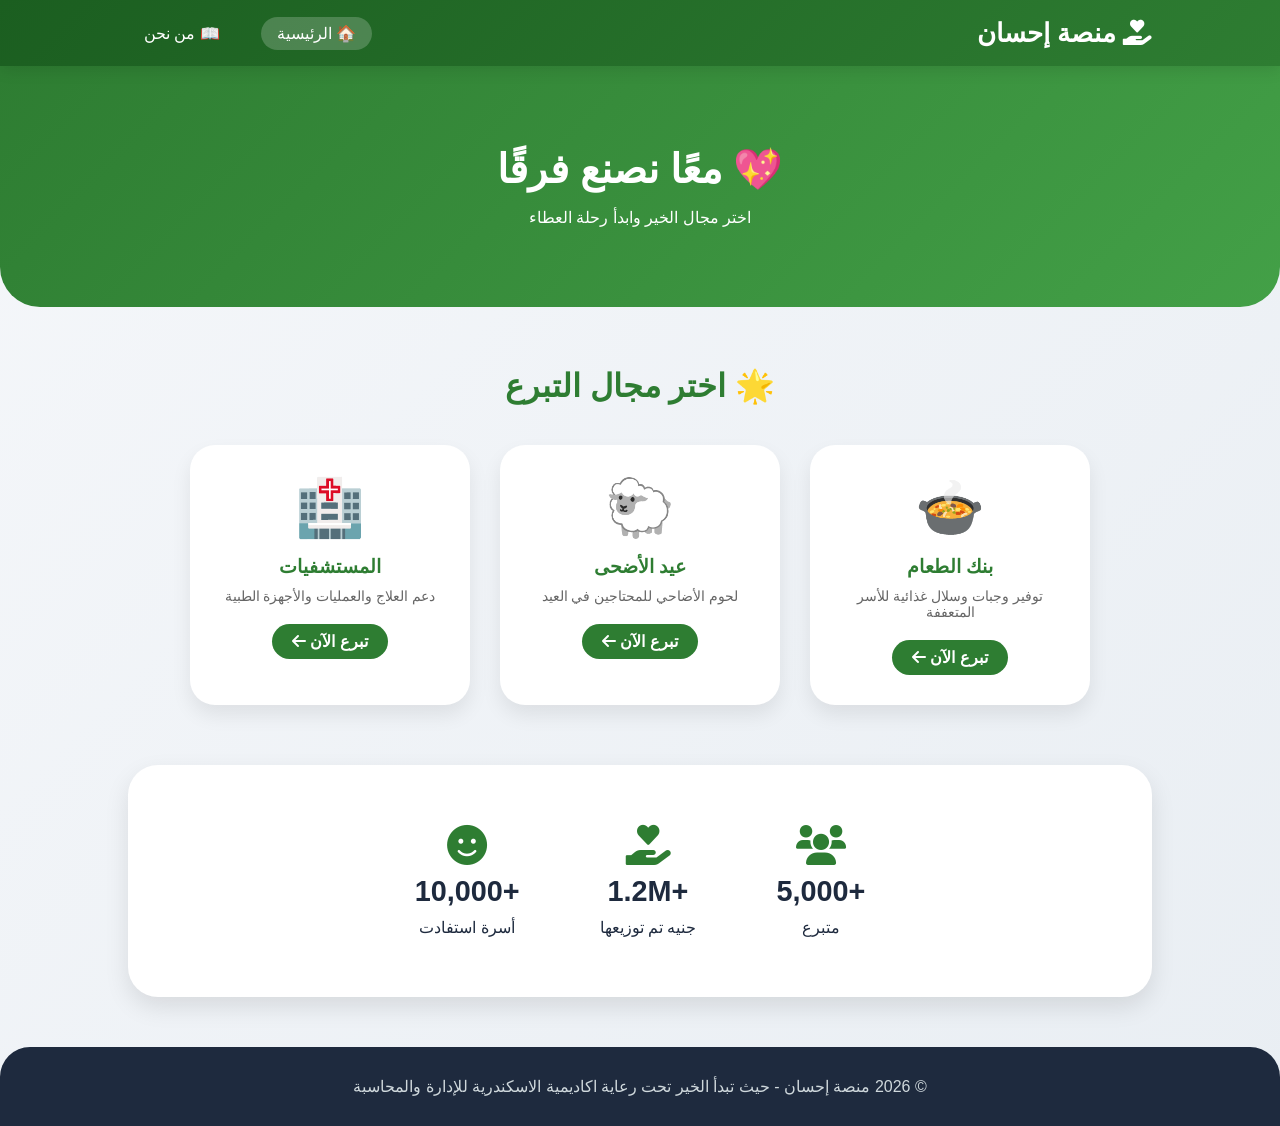
<file: index.html>
<!DOCTYPE html>
<html lang="ar">
<head>
  <meta charset="UTF-8">
  <meta name="viewport" content="width=device-width, initial-scale=1.0">
  <title>إحسان | الرئيسية</title>
  <link rel="stylesheet" href="style.css">
  <link rel="stylesheet" href="https://cdnjs.cloudflare.com/ajax/libs/font-awesome/6.0.0-beta3/css/all.min.css">
</head>
<body>

  <header>
    <nav>
      <div class="logo">
        <i class="fas fa-hand-holding-heart"></i> منصة إحسان
      </div>
      <ul class="nav-links">
        <li><a href="index.html" class="active">🏠 الرئيسية</a></li>
        <li><a href="about.html">📖 من نحن</a></li>
      </ul>
      <div class="menu-icon" onclick="toggleMenu()">
        <i class="fas fa-bars"></i>
      </div>
    </nav>
  </header>

  <section class="hero">
    <div class="hero-content">
      <h1>💖 معًا نصنع فرقًا</h1>
      <p>اختر مجال الخير وابدأ رحلة العطاء</p>
    </div>
  </section>

  <section class="donation-sectors">
    <h2>🌟 اختر مجال التبرع</h2>
    <div class="sector-cards">
      
      <a href="food-bank.html" class="sector-card">
        <div class="sector-icon">🍲</div>
        <h3>بنك الطعام</h3>
        <p>توفير وجبات وسلال غذائية للأسر المتعففة</p>
        <span class="btn-sector">تبرع الآن <i class="fas fa-arrow-left"></i></span>
      </a>

      <a href="eid-sacrifice.html" class="sector-card">
        <div class="sector-icon">🐑</div>
        <h3>عيد الأضحى</h3>
        <p>لحوم الأضاحي للمحتاجين في العيد</p>
        <span class="btn-sector">تبرع الآن <i class="fas fa-arrow-left"></i></span>
      </a>

      <a href="hospitals.html" class="sector-card">
        <div class="sector-icon">🏥</div>
        <h3>المستشفيات</h3>
        <p>دعم العلاج والعمليات والأجهزة الطبية</p>
        <span class="btn-sector">تبرع الآن <i class="fas fa-arrow-left"></i></span>
      </a>

    </div>
  </section>

  <section class="stats">
    <div class="stat-card">
      <i class="fas fa-users"></i>
      <h3>+5,000</h3>
      <p>متبرع</p>
    </div>
    <div class="stat-card">
      <i class="fas fa-hand-holding-heart"></i>
      <h3>+1.2M</h3>
      <p>جنيه تم توزيعها</p>
    </div>
    <div class="stat-card">
      <i class="fas fa-smile"></i>
      <h3>+10,000</h3>
      <p>أسرة استفادت</p>
    </div>
  </section>

  <footer>
    <p>© 2026 منصة إحسان - حيث تبدأ الخير
       تحت رعاية اكاديمية الاسكندرية للإدارة والمحاسبة
    </p>
  </footer>

  <script src="script.js"></script>
</body>
</html>
</file>
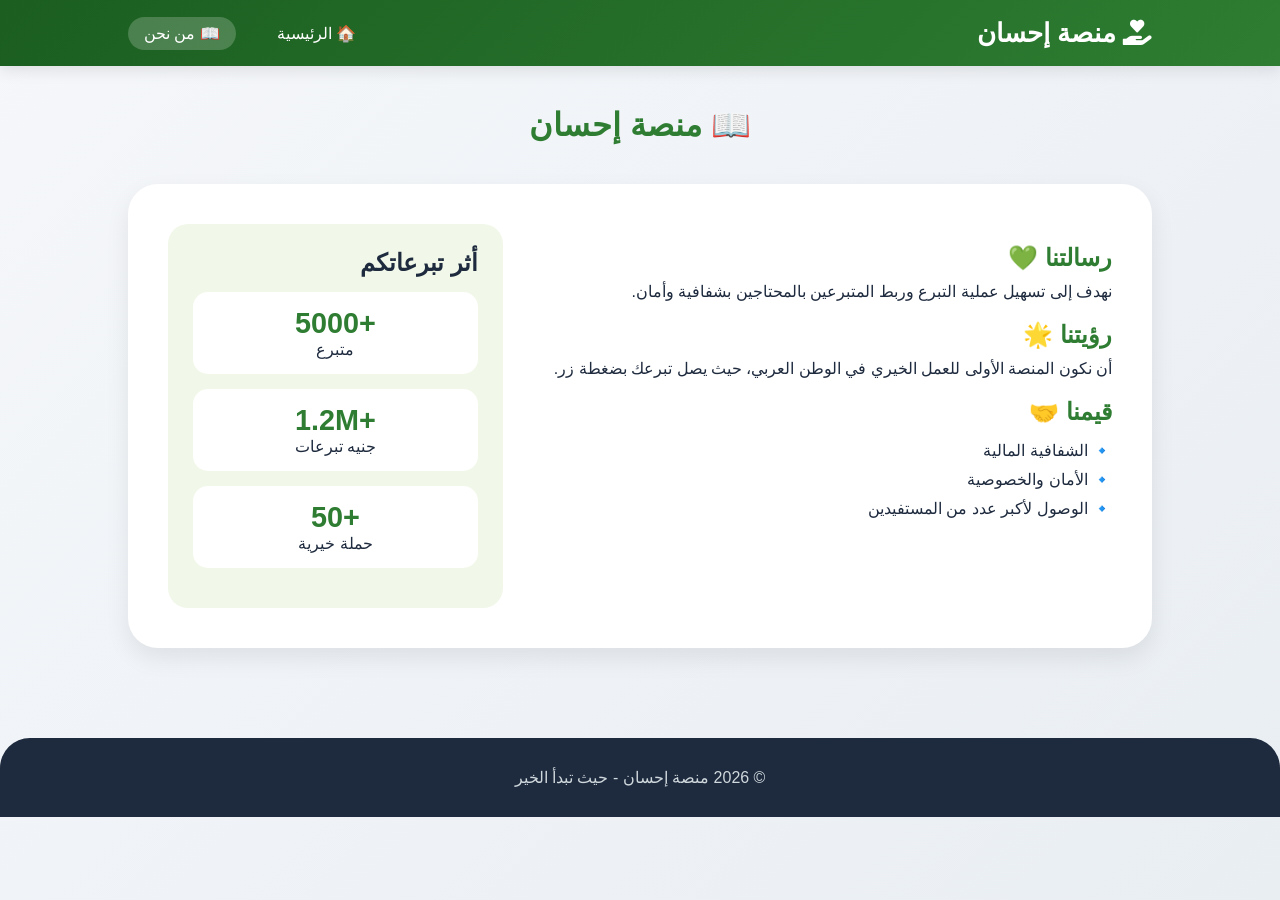
<file: about.html>
<!DOCTYPE html>
<html lang="ar">
<head>
  <meta charset="UTF-8">
  <meta name="viewport" content="width=device-width, initial-scale=1.0">
  <title>إحسان | من نحن</title>
  <link rel="stylesheet" href="style.css">
  <link rel="stylesheet" href="https://cdnjs.cloudflare.com/ajax/libs/font-awesome/6.0.0-beta3/css/all.min.css">
</head>
<body>

  <header>
    <nav>
      <div class="logo"><i class="fas fa-hand-holding-heart"></i> منصة إحسان</div>
      <ul class="nav-links">
        <li><a href="index.html">🏠 الرئيسية</a></li>
        <li><a href="about.html" class="active">📖 من نحن</a></li>
      </ul>
      <div class="menu-icon" onclick="toggleMenu()"><i class="fas fa-bars"></i></div>
    </nav>
  </header>

  <main class="about-page">
    <h1 class="page-title">📖 منصة إحسان</h1>
    
    <div class="about-content">
      <div class="about-text">
        <h2>رسالتنا 💚</h2>
        <p>نهدف إلى تسهيل عملية التبرع وربط المتبرعين بالمحتاجين بشفافية وأمان.</p>

        <h2>رؤيتنا 🌟</h2>
        <p>أن نكون المنصة الأولى للعمل الخيري في الوطن العربي، حيث يصل تبرعك بضغطة زر.</p>

        <h2>قيمنا 🤝</h2>
        <ul>
          <li>🔹 الشفافية المالية</li>
          <li>🔹 الأمان والخصوصية</li>
          <li>🔹 الوصول لأكبر عدد من المستفيدين</li>
        </ul>
      </div>

      <div class="about-stats">
        <h2>أثر تبرعاتكم</h2>
        <div class="mini-stats">
          <div><span>+5000</span> متبرع</div>
          <div><span>+1.2M</span> جنيه تبرعات</div>
          <div><span>+50</span> حملة خيرية</div>
        </div>
      </div>
    </div>
  </main>

  <footer>
    <p>© 2026 منصة إحسان - حيث تبدأ الخير</p>
  </footer>

  <script src="script.js"></script>
</body>
</html>
</file>
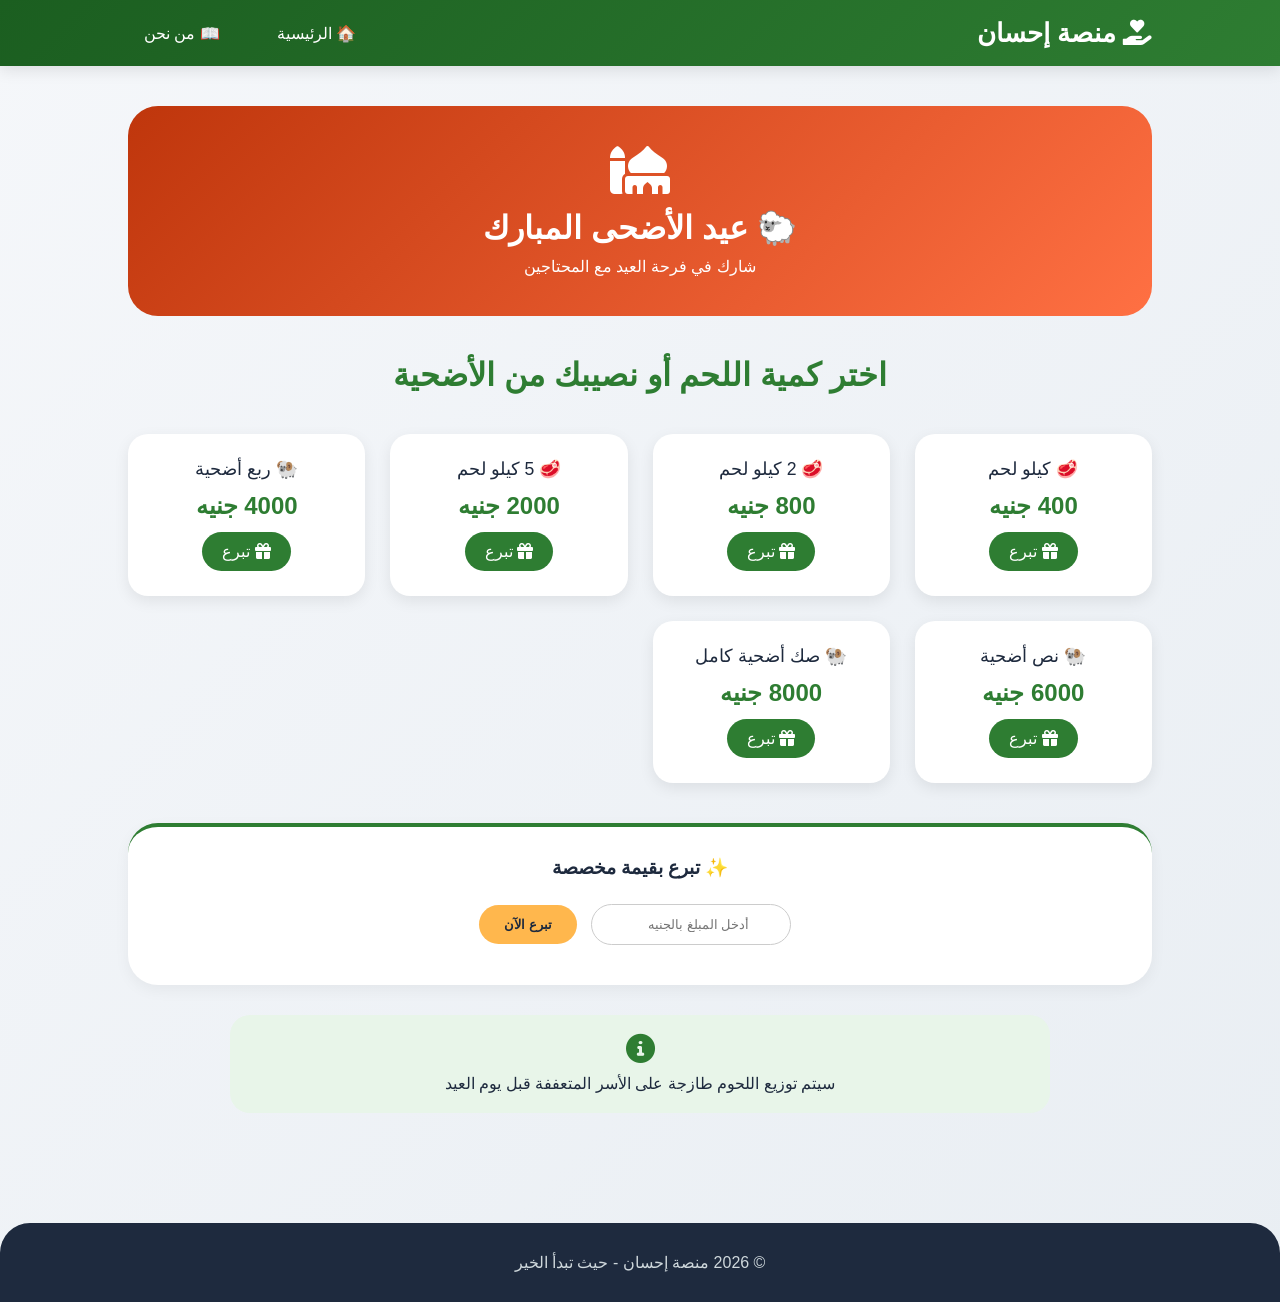
<file: eid-sacrifice.html>
<!DOCTYPE html>
<html lang="ar">
<head>
  <meta charset="UTF-8">
  <meta name="viewport" content="width=device-width, initial-scale=1.0">
  <title>إحسان | عيد الأضحى</title>
  <link rel="stylesheet" href="style.css">
  <link rel="stylesheet" href="https://cdnjs.cloudflare.com/ajax/libs/font-awesome/6.0.0-beta3/css/all.min.css">
</head>
<body>

  <header>
    <nav>
      <div class="logo"><i class="fas fa-hand-holding-heart"></i> منصة إحسان</div>
      <ul class="nav-links">
        <li><a href="index.html">🏠 الرئيسية</a></li>
        <li><a href="about.html">📖 من نحن</a></li>
      </ul>
      <div class="menu-icon" onclick="toggleMenu()"><i class="fas fa-bars"></i></div>
    </nav>
  </header>

  <main class="donation-page">
    <div class="sector-banner eid-banner">
      <i class="fas fa-mosque"></i>
      <h1>🐑 عيد الأضحى المبارك</h1>
      <p>شارك في فرحة العيد مع المحتاجين</p>
    </div>

    <h2 class="page-title">اختر كمية اللحم أو نصيبك من الأضحية</h2>
    
    <div class="cards-grid">
      <div class="donation-card">
        <span>🥩 كيلو لحم</span>
        <strong>400 جنيه</strong>
        <button onclick="openPaymentMethod(400, 'عيد الأضحى - كيلو لحم')"><i class="fas fa-gift"></i> تبرع</button>
      </div>

      <div class="donation-card">
        <span>🥩 2 كيلو لحم</span>
        <strong>800 جنيه</strong>
        <button onclick="openPaymentMethod(800, 'عيد الأضحى - 2 كيلو لحم')"><i class="fas fa-gift"></i> تبرع</button>
      </div>

      <div class="donation-card">
        <span>🥩 5 كيلو لحم</span>
        <strong>2000 جنيه</strong>
        <button onclick="openPaymentMethod(2000, 'عيد الأضحى - 5 كيلو لحم')"><i class="fas fa-gift"></i> تبرع</button>
      </div>

      <div class="donation-card">
        <span>🐏 ربع أضحية</span>
        <strong>4000 جنيه</strong>
        <button onclick="openPaymentMethod(4000, 'عيد الأضحى - ربع أضحية')"><i class="fas fa-gift"></i> تبرع</button>
      </div>

      <div class="donation-card">
        <span>🐏 نص أضحية</span>
        <strong>6000 جنيه</strong>
        <button onclick="openPaymentMethod(6000, 'عيد الأضحى - نص أضحية')"><i class="fas fa-gift"></i> تبرع</button>
      </div>

      <div class="donation-card">
        <span>🐏 صك أضحية كامل</span>
        <strong>8000 جنيه</strong>
        <button onclick="openPaymentMethod(8000, 'عيد الأضحى - صك أضحية كامل')"><i class="fas fa-gift"></i> تبرع</button>
      </div>
    </div>

    <div class="custom-donation">
      <h3>✨ تبرع بقيمة مخصصة</h3>
      <input type="number" id="customAmount" placeholder="أدخل المبلغ بالجنيه">
      <button onclick="openCustomPayment('عيد الأضحى')">تبرع الآن</button>
    </div>

    <div class="info-box">
      <i class="fas fa-info-circle"></i>
      <p>سيتم توزيع اللحوم طازجة على الأسر المتعففة قبل يوم العيد</p>
    </div>
  </main>

  <footer>
    <p>© 2026 منصة إحسان - حيث تبدأ الخير</p>
  </footer>

  <!-- نافذة اختيار طريقة الدفع -->
  <div id="paymentMethodModal" class="modal">
    <div class="modal-content">
      <div class="modal-header">
        <i class="fas fa-credit-card"></i>
        <h3>اختر طريقة الدفع</h3>
        <span class="close" onclick="closePaymentMethod()">&times;</span>
      </div>
      <div class="payment-options">
        <div class="payment-option" onclick="showVisaForm()">
          <i class="fab fa-cc-visa"></i>
          <span>💳 فيزا / ماستركارد</span>
        </div>
        <div class="payment-option" onclick="showVodafoneForm()">
          <i class="fas fa-mobile-alt"></i>
          <span>📱 فودافون كاش</span>
        </div>
      </div>
    </div>
  </div>

  <!-- نافذة بيانات الفيزا -->
  <div id="visaModal" class="modal">
    <div class="modal-content">
      <div class="modal-header">
        <i class="fab fa-cc-visa"></i>
        <h3>بيانات البطاقة</h3>
        <span class="close" onclick="closeVisaForm()">&times;</span>
      </div>
      <div class="payment-form">
        <label>رقم البطاقة (16 رقم)</label>
        <input type="text" id="cardNumber" maxlength="16" placeholder="1234 5678 9012 3456">
        <div class="row">
          <div class="col">
            <label>تاريخ الانتهاء</label>
            <input type="text" id="expiryDate" placeholder="MM/YY">
          </div>
          <div class="col">
            <label>CVV</label>
            <input type="password" id="cvv" maxlength="3" placeholder="123">
          </div>
        </div>
        <label>الاسم على البطاقة</label>
        <input type="text" id="cardName" placeholder="كما هو مكتوب على البطاقة">
        <button onclick="processVisaPayment()" class="pay-btn">💸 تأكيد الدفع</button>
      </div>
    </div>
  </div>

  <!-- نافذة بيانات فودافون كاش -->
  <div id="vodafoneModal" class="modal">
    <div class="modal-content">
      <div class="modal-header">
        <i class="fas fa-mobile-alt"></i>
        <h3>بيانات فودافون كاش</h3>
        <span class="close" onclick="closeVodafoneForm()">&times;</span>
      </div>
      <div class="payment-form">
        <label>رقم محفظة فودافون كاش (11 رقم)</label>
        <input type="text" id="vodafoneNumber" maxlength="11" placeholder="010xxxxxxxx">
        <label>الرقم السري</label>
        <input type="password" id="vodafonePin" maxlength="6" placeholder="••••••">
        <button onclick="processVodafonePayment()" class="pay-btn">💸 تأكيد الدفع</button>
      </div>
    </div>
  </div>

  <!-- نافذة النتيجة -->
  <div id="resultModal" class="modal">
    <div class="modal-content result-content">
      <div id="resultIcon" class="result-icon">✅</div>
      <h3 id="resultTitle">تم الدفع بنجاح</h3>
      <p id="resultMessage">شكراً لتبرعك 💖</p>
      <button onclick="closeResult()" class="close-result-btn">حسناً</button>
    </div>
  </div>

  <script src="script.js"></script>
</body>
</html>
</file>
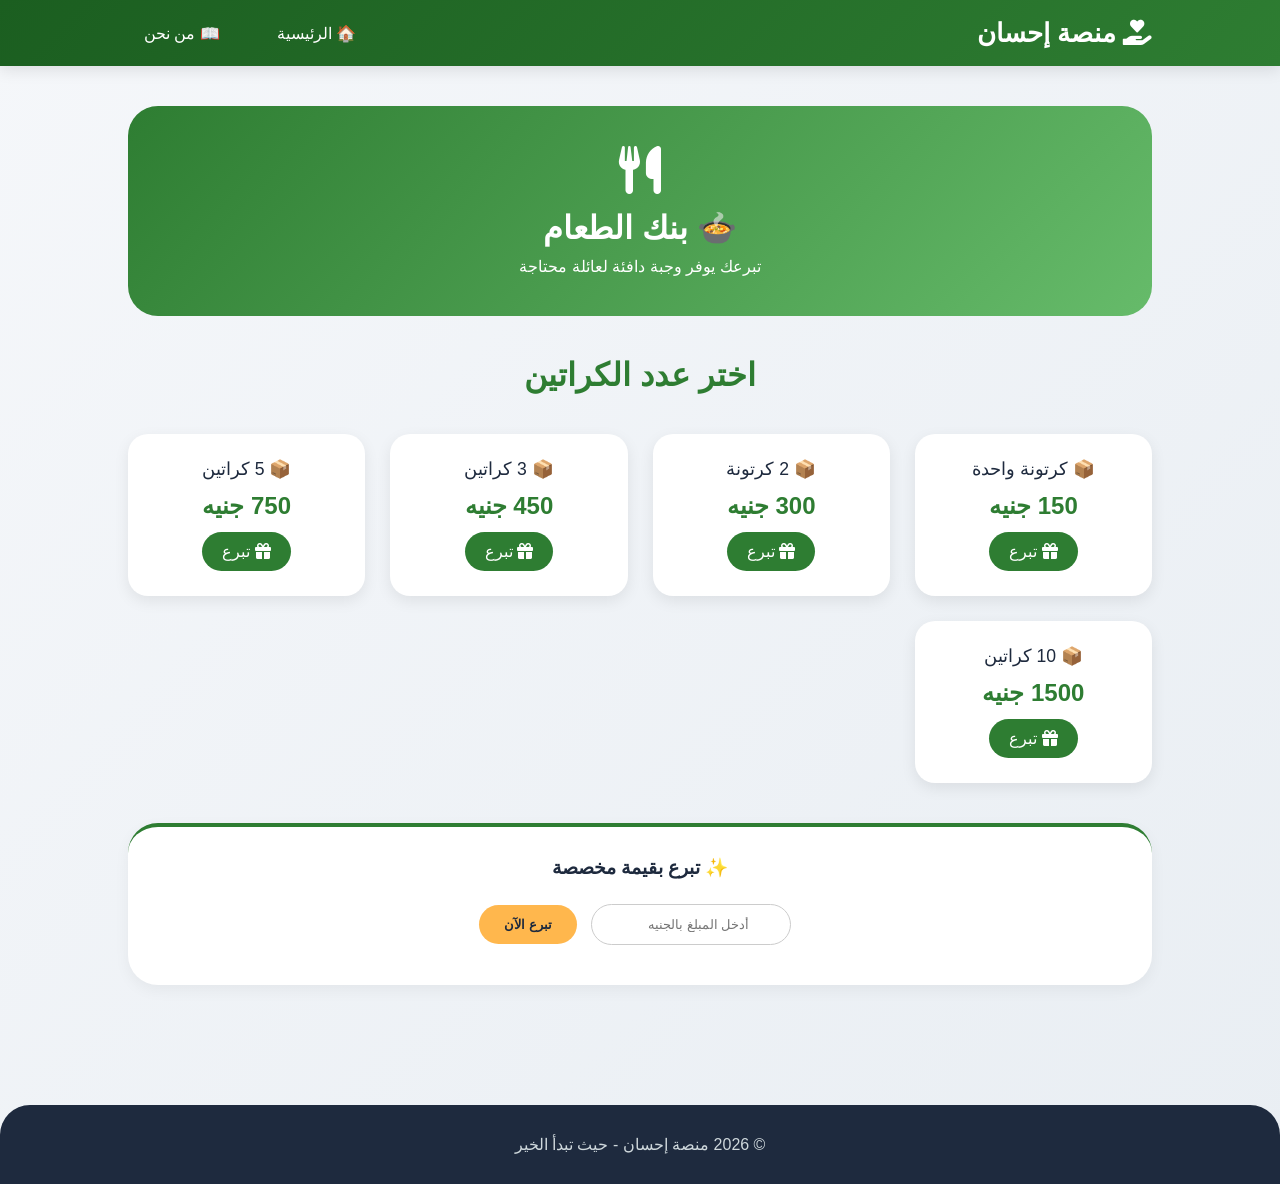
<file: food-bank.html>
<!DOCTYPE html>
<html lang="ar">
<head>
  <meta charset="UTF-8">
  <meta name="viewport" content="width=device-width, initial-scale=1.0">
  <title>إحسان | بنك الطعام</title>
  <link rel="stylesheet" href="style.css">
  <link rel="stylesheet" href="https://cdnjs.cloudflare.com/ajax/libs/font-awesome/6.0.0-beta3/css/all.min.css">
</head>
<body>

  <header>
    <nav>
      <div class="logo"><i class="fas fa-hand-holding-heart"></i> منصة إحسان</div>
      <ul class="nav-links">
        <li><a href="index.html">🏠 الرئيسية</a></li>
        <li><a href="about.html">📖 من نحن</a></li>
      </ul>
      <div class="menu-icon" onclick="toggleMenu()"><i class="fas fa-bars"></i></div>
    </nav>
  </header>

  <main class="donation-page">
    <div class="sector-banner food-banner">
      <i class="fas fa-utensils"></i>
      <h1>🍲 بنك الطعام</h1>
      <p>تبرعك يوفر وجبة دافئة لعائلة محتاجة</p>
    </div>

    <h2 class="page-title">اختر عدد الكراتين</h2>
    
    <div class="cards-grid">
      <div class="donation-card">
        <span>📦 كرتونة واحدة</span>
        <strong>150 جنيه</strong>
        <button onclick="openPaymentMethod(150, 'بنك الطعام - كرتونة واحدة')"><i class="fas fa-gift"></i> تبرع</button>
      </div>

      <div class="donation-card">
        <span>📦 2 كرتونة</span>
        <strong>300 جنيه</strong>
        <button onclick="openPaymentMethod(300, 'بنك الطعام - 2 كرتونة')"><i class="fas fa-gift"></i> تبرع</button>
      </div>

      <div class="donation-card">
        <span>📦 3 كراتين</span>
        <strong>450 جنيه</strong>
        <button onclick="openPaymentMethod(450, 'بنك الطعام - 3 كراتين')"><i class="fas fa-gift"></i> تبرع</button>
      </div>

      <div class="donation-card">
        <span>📦 5 كراتين</span>
        <strong>750 جنيه</strong>
        <button onclick="openPaymentMethod(750, 'بنك الطعام - 5 كراتين')"><i class="fas fa-gift"></i> تبرع</button>
      </div>

      <div class="donation-card">
        <span>📦 10 كراتين</span>
        <strong>1500 جنيه</strong>
        <button onclick="openPaymentMethod(1500, 'بنك الطعام - 10 كراتين')"><i class="fas fa-gift"></i> تبرع</button>
      </div>
    </div>

    <div class="custom-donation">
      <h3>✨ تبرع بقيمة مخصصة</h3>
      <input type="number" id="customAmount" placeholder="أدخل المبلغ بالجنيه">
      <button onclick="openCustomPayment()">تبرع الآن</button>
    </div>
  </main>

  <footer>
    <p>© 2026 منصة إحسان - حيث تبدأ الخير</p>
  </footer>

  <!-- ===== نافذة اختيار طريقة الدفع ===== -->
  <div id="paymentMethodModal" class="modal">
    <div class="modal-content">
      <div class="modal-header">
        <i class="fas fa-credit-card"></i>
        <h3>اختر طريقة الدفع</h3>
        <span class="close" onclick="closePaymentMethod()">&times;</span>
      </div>
      <div class="payment-options">
        <div class="payment-option" onclick="showVisaForm()">
          <i class="fab fa-cc-visa"></i>
          <span>💳 فيزا / ماستركارد</span>
        </div>
        <div class="payment-option" onclick="showVodafoneForm()">
          <i class="fas fa-mobile-alt"></i>
          <span>📱 فودافون كاش</span>
        </div>
      </div>
    </div>
  </div>

  <!-- ===== نافذة إدخال بيانات الفيزا ===== -->
  <div id="visaModal" class="modal">
    <div class="modal-content">
      <div class="modal-header">
        <i class="fab fa-cc-visa"></i>
        <h3>بيانات البطاقة</h3>
        <span class="close" onclick="closeVisaForm()">&times;</span>
      </div>
      <div class="payment-form">
        <label>رقم البطاقة (16 رقم)</label>
        <input type="text" id="cardNumber" maxlength="16" placeholder="1234 5678 9012 3456">
        
        <div class="row">
          <div class="col">
            <label>تاريخ الانتهاء</label>
            <input type="text" id="expiryDate" placeholder="MM/YY">
          </div>
          <div class="col">
            <label>CVV</label>
            <input type="password" id="cvv" maxlength="3" placeholder="123">
          </div>
        </div>
        
        <label>الاسم على البطاقة</label>
        <input type="text" id="cardName" placeholder="كما هو مكتوب على البطاقة">
        
        <button onclick="processVisaPayment()" class="pay-btn">💸 تأكيد الدفع</button>
      </div>
    </div>
  </div>

  <!-- ===== نافذة إدخال بيانات فودافون كاش ===== -->
  <div id="vodafoneModal" class="modal">
    <div class="modal-content">
      <div class="modal-header">
        <i class="fas fa-mobile-alt"></i>
        <h3>بيانات فودافون كاش</h3>
        <span class="close" onclick="closeVodafoneForm()">&times;</span>
      </div>
      <div class="payment-form">
        <label>رقم محفظة فودافون كاش (11 رقم)</label>
        <input type="text" id="vodafoneNumber" maxlength="11" placeholder="010xxxxxxxx">
        
        <label>الرقم السري</label>
        <input type="password" id="vodafonePin" maxlength="6" placeholder="••••••">
        
        <button onclick="processVodafonePayment()" class="pay-btn">💸 تأكيد الدفع</button>
      </div>
    </div>
  </div>

  <!-- ===== نافذة النتيجة (نجاح / فشل) ===== -->
  <div id="resultModal" class="modal">
    <div class="modal-content result-content">
      <div id="resultIcon" class="result-icon">✅</div>
      <h3 id="resultTitle">تم الدفع بنجاح</h3>
      <p id="resultMessage">شكراً لتبرعك 💖</p>
      <button onclick="closeResult()" class="close-result-btn">حسناً</button>
    </div>
  </div>

  <script src="script.js"></script>
</body>
</html>
</file>
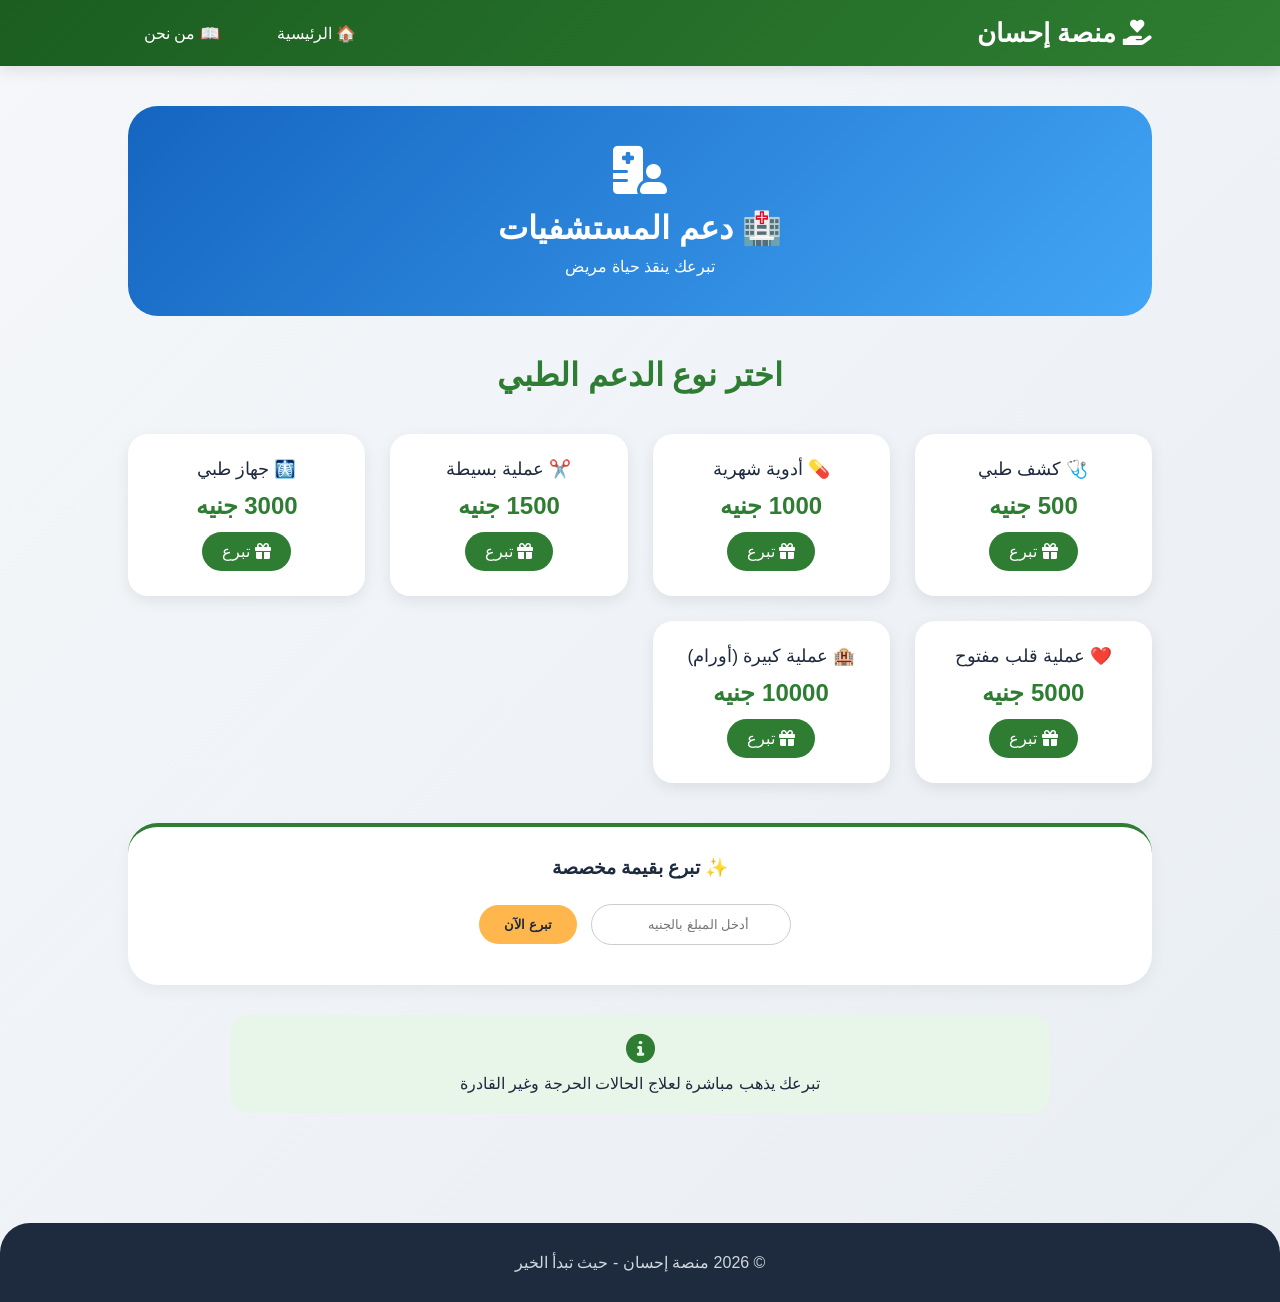
<file: hospitals.html>
<!DOCTYPE html>
<html lang="ar">
<head>
  <meta charset="UTF-8">
  <meta name="viewport" content="width=device-width, initial-scale=1.0">
  <title>إحسان | المستشفيات</title>
  <link rel="stylesheet" href="style.css">
  <link rel="stylesheet" href="https://cdnjs.cloudflare.com/ajax/libs/font-awesome/6.0.0-beta3/css/all.min.css">
</head>
<body>

  <header>
    <nav>
      <div class="logo"><i class="fas fa-hand-holding-heart"></i> منصة إحسان</div>
      <ul class="nav-links">
        <li><a href="index.html">🏠 الرئيسية</a></li>
        <li><a href="about.html">📖 من نحن</a></li>
      </ul>
      <div class="menu-icon" onclick="toggleMenu()"><i class="fas fa-bars"></i></div>
    </nav>
  </header>

  <main class="donation-page">
    <div class="sector-banner hospitals-banner">
      <i class="fas fa-hospital-user"></i>
      <h1>🏥 دعم المستشفيات</h1>
      <p>تبرعك ينقذ حياة مريض</p>
    </div>

    <h2 class="page-title">اختر نوع الدعم الطبي</h2>
    
    <div class="cards-grid">
      <div class="donation-card">
        <span>🩺 كشف طبي</span>
        <strong>500 جنيه</strong>
        <button onclick="openPaymentMethod(500, 'المستشفيات - كشف طبي')"><i class="fas fa-gift"></i> تبرع</button>
      </div>

      <div class="donation-card">
        <span>💊 أدوية شهرية</span>
        <strong>1000 جنيه</strong>
        <button onclick="openPaymentMethod(1000, 'المستشفيات - أدوية شهرية')"><i class="fas fa-gift"></i> تبرع</button>
      </div>

      <div class="donation-card">
        <span>✂️ عملية بسيطة</span>
        <strong>1500 جنيه</strong>
        <button onclick="openPaymentMethod(1500, 'المستشفيات - عملية بسيطة')"><i class="fas fa-gift"></i> تبرع</button>
      </div>

      <div class="donation-card">
        <span>🩻 جهاز طبي</span>
        <strong>3000 جنيه</strong>
        <button onclick="openPaymentMethod(3000, 'المستشفيات - جهاز طبي')"><i class="fas fa-gift"></i> تبرع</button>
      </div>

      <div class="donation-card">
        <span>❤️ عملية قلب مفتوح</span>
        <strong>5000 جنيه</strong>
        <button onclick="openPaymentMethod(5000, 'المستشفيات - عملية قلب')"><i class="fas fa-gift"></i> تبرع</button>
      </div>

      <div class="donation-card">
        <span>🏨 عملية كبيرة (أورام)</span>
        <strong>10000 جنيه</strong>
        <button onclick="openPaymentMethod(10000, 'المستشفيات - عملية كبيرة')"><i class="fas fa-gift"></i> تبرع</button>
      </div>
    </div>

    <div class="custom-donation">
      <h3>✨ تبرع بقيمة مخصصة</h3>
      <input type="number" id="customAmount" placeholder="أدخل المبلغ بالجنيه">
      <button onclick="openCustomPayment('المستشفيات')">تبرع الآن</button>
    </div>

    <div class="info-box">
      <i class="fas fa-info-circle"></i>
      <p>تبرعك يذهب مباشرة لعلاج الحالات الحرجة وغير القادرة</p>
    </div>
  </main>

  <footer>
    <p>© 2026 منصة إحسان - حيث تبدأ الخير</p>
  </footer>

  <!-- نافذة اختيار طريقة الدفع -->
  <div id="paymentMethodModal" class="modal">
    <div class="modal-content">
      <div class="modal-header">
        <i class="fas fa-credit-card"></i>
        <h3>اختر طريقة الدفع</h3>
        <span class="close" onclick="closePaymentMethod()">&times;</span>
      </div>
      <div class="payment-options">
        <div class="payment-option" onclick="showVisaForm()">
          <i class="fab fa-cc-visa"></i>
          <span>💳 فيزا / ماستركارد</span>
        </div>
        <div class="payment-option" onclick="showVodafoneForm()">
          <i class="fas fa-mobile-alt"></i>
          <span>📱 فودافون كاش</span>
        </div>
      </div>
    </div>
  </div>

  <!-- نافذة بيانات الفيزا -->
  <div id="visaModal" class="modal">
    <div class="modal-content">
      <div class="modal-header">
        <i class="fab fa-cc-visa"></i>
        <h3>بيانات البطاقة</h3>
        <span class="close" onclick="closeVisaForm()">&times;</span>
      </div>
      <div class="payment-form">
        <label>رقم البطاقة (16 رقم)</label>
        <input type="text" id="cardNumber" maxlength="16" placeholder="1234 5678 9012 3456">
        <div class="row">
          <div class="col">
            <label>تاريخ الانتهاء</label>
            <input type="text" id="expiryDate" placeholder="MM/YY">
          </div>
          <div class="col">
            <label>CVV</label>
            <input type="password" id="cvv" maxlength="3" placeholder="123">
          </div>
        </div>
        <label>الاسم على البطاقة</label>
        <input type="text" id="cardName" placeholder="كما هو مكتوب على البطاقة">
        <button onclick="processVisaPayment()" class="pay-btn">💸 تأكيد الدفع</button>
      </div>
    </div>
  </div>

  <!-- نافذة بيانات فودافون كاش -->
  <div id="vodafoneModal" class="modal">
    <div class="modal-content">
      <div class="modal-header">
        <i class="fas fa-mobile-alt"></i>
        <h3>بيانات فودافون كاش</h3>
        <span class="close" onclick="closeVodafoneForm()">&times;</span>
      </div>
      <div class="payment-form">
        <label>رقم محفظة فودافون كاش (11 رقم)</label>
        <input type="text" id="vodafoneNumber" maxlength="11" placeholder="010xxxxxxxx">
        <label>الرقم السري</label>
        <input type="password" id="vodafonePin" maxlength="6" placeholder="••••••">
        <button onclick="processVodafonePayment()" class="pay-btn">💸 تأكيد الدفع</button>
      </div>
    </div>
  </div>

  <!-- نافذة النتيجة -->
  <div id="resultModal" class="modal">
    <div class="modal-content result-content">
      <div id="resultIcon" class="result-icon">✅</div>
      <h3 id="resultTitle">تم الدفع بنجاح</h3>
      <p id="resultMessage">شكراً لتبرعك 💖</p>
      <button onclick="closeResult()" class="close-result-btn">حسناً</button>
    </div>
  </div>

  <script src="script.js"></script>
</body>
</html>
</file>
<file: style.css>
* {
  margin: 0;
  padding: 0;
  box-sizing: border-box;
  scroll-behavior: smooth;
}

body {
  font-family: 'Segoe UI', Tahoma, Geneva, Verdana, sans-serif;
  direction: rtl;
  background: linear-gradient(135deg, #f5f7fa 0%, #e9eef3 100%);
  color: #1e2a3e;
  min-height: 100vh;
}

/* ===== NAVBAR ===== */
header {
  background: linear-gradient(135deg, #1b5e20, #2e7d32);
  color: white;
  box-shadow: 0 4px 15px rgba(0,0,0,0.1);
  position: sticky;
  top: 0;
  z-index: 100;
}

nav {
  display: flex;
  justify-content: space-between;
  align-items: center;
  padding: 18px 10%;
  flex-wrap: wrap;
}

.logo {
  font-size: 1.6rem;
  font-weight: bold;
}

.nav-links {
  display: flex;
  list-style: none;
  gap: 25px;
}

.nav-links a {
  color: white;
  text-decoration: none;
  font-weight: 500;
  padding: 8px 16px;
  border-radius: 30px;
  transition: 0.3s;
}

.nav-links a:hover, .nav-links a.active {
  background: rgba(255,255,255,0.2);
}

.menu-icon {
  display: none;
  font-size: 1.8rem;
  cursor: pointer;
}

/* ===== HERO ===== */
.hero {
  background: linear-gradient(135deg, #2e7d32, #43a047);
  color: white;
  text-align: center;
  padding: 80px 20px;
  border-bottom-left-radius: 40px;
  border-bottom-right-radius: 40px;
}

.hero h1 {
  font-size: 2.5rem;
  margin-bottom: 15px;
}

/* ===== Sector Cards ===== */
.donation-sectors {
  padding: 60px 10%;
  text-align: center;
}

.donation-sectors h2 {
  font-size: 2rem;
  color: #2e7d32;
  margin-bottom: 40px;
}

.sector-cards {
  display: flex;
  gap: 30px;
  justify-content: center;
  flex-wrap: wrap;
}

.sector-card {
  background: white;
  padding: 30px 25px;
  border-radius: 25px;
  width: 280px;
  text-decoration: none;
  color: #1e2a3e;
  transition: all 0.3s ease;
  box-shadow: 0 10px 20px rgba(0,0,0,0.08);
  display: block;
  text-align: center;
}

.sector-card:hover {
  transform: translateY(-10px);
  box-shadow: 0 20px 30px rgba(0,0,0,0.12);
}

.sector-icon {
  font-size: 3.5rem;
  margin-bottom: 15px;
}

.sector-card h3 {
  color: #2e7d32;
  margin-bottom: 10px;
}

.sector-card p {
  font-size: 0.9rem;
  margin-bottom: 20px;
  color: #666;
}

.btn-sector {
  display: inline-block;
  background: #2e7d32;
  color: white;
  padding: 8px 20px;
  border-radius: 30px;
  font-weight: bold;
  transition: 0.3s;
}

.sector-card:hover .btn-sector {
  background: #1b5e20;
}

/* ===== STATS ===== */
.stats {
  display: flex;
  justify-content: center;
  gap: 40px;
  padding: 40px 20px;
  flex-wrap: wrap;
  background: white;
  margin: 0 10% 40px;
  border-radius: 30px;
  box-shadow: 0 10px 25px rgba(0,0,0,0.1);
}

.stat-card {
  text-align: center;
  padding: 20px;
}

.stat-card i {
  font-size: 2.5rem;
  color: #2e7d32;
}

.stat-card h3 {
  font-size: 1.8rem;
  margin: 10px 0;
}

/* ===== Donation Page ===== */
.donation-page {
  padding: 40px 10%;
}

.page-title {
  text-align: center;
  color: #2e7d32;
  margin-bottom: 40px;
  font-size: 2rem;
}

/* ===== Sector Banners ===== */
.sector-banner {
  text-align: center;
  padding: 40px 20px;
  border-radius: 30px;
  margin-bottom: 40px;
  color: white;
}

.sector-banner i {
  font-size: 3rem;
  margin-bottom: 15px;
}

.sector-banner h1 {
  font-size: 2rem;
  margin-bottom: 10px;
}

.food-banner {
  background: linear-gradient(135deg, #2e7d32, #66bb6a);
}

.eid-banner {
  background: linear-gradient(135deg, #bf360c, #ff7043);
}

.hospitals-banner {
  background: linear-gradient(135deg, #1565c0, #42a5f5);
}

/* ===== Cards Grid ===== */
.cards-grid {
  display: grid;
  grid-template-columns: repeat(auto-fit, minmax(200px, 1fr));
  gap: 25px;
  margin-bottom: 40px;
}

.donation-card {
  background: white;
  padding: 25px;
  border-radius: 20px;
  text-align: center;
  transition: 0.3s;
  box-shadow: 0 5px 15px rgba(0,0,0,0.08);
}

.donation-card:hover {
  transform: translateY(-5px);
  box-shadow: 0 15px 25px rgba(0,0,0,0.12);
}

.donation-card span {
  font-size: 1.1rem;
  display: block;
  margin-bottom: 10px;
}

.donation-card strong {
  display: block;
  font-size: 1.5rem;
  color: #2e7d32;
  margin: 12px 0;
}

.donation-card button {
  background: #2e7d32;
  color: white;
  border: none;
  padding: 10px 20px;
  border-radius: 30px;
  cursor: pointer;
  font-size: 1rem;
  transition: 0.2s;
}

.donation-card button:hover {
  background: #1b5e20;
  transform: scale(1.03);
}

/* ===== Custom Donation ===== */
.custom-donation {
  background: white;
  padding: 30px;
  border-radius: 30px;
  text-align: center;
  margin: 30px 0;
  border-top: 4px solid #2e7d32;
  box-shadow: 0 5px 15px rgba(0,0,0,0.05);
}

.custom-donation h3 {
  margin-bottom: 15px;
}

.custom-donation input {
  padding: 12px;
  width: 200px;
  border-radius: 30px;
  border: 1px solid #ccc;
  margin: 10px;
  text-align: center;
}

.custom-donation button {
  background: #ffb74d;
  color: #1e2a3e;
  border: none;
  padding: 12px 25px;
  border-radius: 30px;
  font-weight: bold;
  cursor: pointer;
}

/* ===== Info Box ===== */
.info-box {
  background: #e8f5e9;
  padding: 20px;
  border-radius: 20px;
  margin: 20px auto;
  text-align: center;
  max-width: 80%;
}

.info-box i {
  font-size: 1.8rem;
  color: #2e7d32;
  margin-bottom: 10px;
}

/* ===== About Page ===== */
.about-page {
  padding: 40px 10%;
}

.about-content {
  display: flex;
  gap: 40px;
  flex-wrap: wrap;
  background: white;
  padding: 40px;
  border-radius: 30px;
  box-shadow: 0 10px 25px rgba(0,0,0,0.08);
}

.about-text {
  flex: 2;
}

.about-text h2 {
  color: #2e7d32;
  margin: 20px 0 10px;
}

.about-text ul {
  list-style: none;
  padding: 0;
}

.about-text li {
  padding: 5px 0;
}

.about-stats {
  flex: 1;
  background: #f1f8e9;
  padding: 25px;
  border-radius: 20px;
}

.mini-stats div {
  background: white;
  padding: 15px;
  margin: 15px 0;
  border-radius: 15px;
  text-align: center;
}

.mini-stats span {
  font-size: 1.8rem;
  font-weight: bold;
  color: #2e7d32;
  display: block;
}

/* ===== MODALS (نوافذ الدفع) ===== */
.modal {
  display: none;
  position: fixed;
  top: 0;
  left: 0;
  width: 100%;
  height: 100%;
  background: rgba(0,0,0,0.8);
  backdrop-filter: blur(4px);
  justify-content: center;
  align-items: center;
  z-index: 1000;
}

.modal-content {
  background: white;
  border-radius: 30px;
  width: 90%;
  max-width: 450px;
  animation: fadeInUp 0.3s ease;
  overflow: hidden;
}

.modal-header {
  background: linear-gradient(135deg, #2e7d32, #43a047);
  color: white;
  padding: 20px;
  text-align: center;
  position: relative;
}

.modal-header i {
  font-size: 2rem;
  margin-bottom: 8px;
}

.modal-header .close {
  position: absolute;
  top: 15px;
  left: 20px;
  font-size: 1.5rem;
  cursor: pointer;
  color: white;
}

.payment-options {
  padding: 20px;
  display: flex;
  flex-direction: column;
  gap: 15px;
}

.payment-option {
  display: flex;
  align-items: center;
  gap: 15px;
  padding: 18px;
  border: 2px solid #e0e0e0;
  border-radius: 20px;
  cursor: pointer;
  transition: all 0.2s;
  font-size: 1.1rem;
}

.payment-option i {
  font-size: 2rem;
}

.payment-option:hover {
  border-color: #2e7d32;
  background: #f1f8e9;
}

.payment-form {
  padding: 25px;
}

.payment-form label {
  display: block;
  margin: 15px 0 5px;
  font-weight: bold;
  color: #1e2a3e;
}

.payment-form input {
  width: 100%;
  padding: 12px;
  border: 1px solid #ddd;
  border-radius: 12px;
  font-size: 1rem;
  direction: ltr;
  text-align: left;
}

.payment-form .row {
  display: flex;
  gap: 15px;
}

.payment-form .row .col {
  flex: 1;
}

.pay-btn {
  width: 100%;
  margin-top: 25px;
  background: #2e7d32;
  color: white;
  padding: 14px;
  border: none;
  border-radius: 30px;
  font-size: 1.1rem;
  font-weight: bold;
  cursor: pointer;
  transition: 0.2s;
}

.pay-btn:hover {
  background: #1b5e20;
  transform: scale(1.02);
}

/* ===== Result Modal ===== */
.result-content {
  text-align: center;
  padding: 30px;
}

.result-icon {
  font-size: 4rem;
  margin-bottom: 15px;
}

.close-result-btn {
  background: #2e7d32;
  color: white;
  border: none;
  padding: 10px 30px;
  border-radius: 30px;
  font-size: 1rem;
  cursor: pointer;
  margin-top: 20px;
}

/* ===== Footer ===== */
footer {
  background: #1e2a3e;
  color: #cfd8dc;
  text-align: center;
  padding: 30px;
  margin-top: 50px;
  border-top-right-radius: 30px;
  border-top-left-radius: 30px;
}

/* ===== Animations ===== */
@keyframes fadeInUp {
  from {
    opacity: 0;
    transform: translateY(30px);
  }
  to {
    opacity: 1;
    transform: translateY(0);
  }
}

/* ===== Responsive ===== */
@media (max-width: 768px) {
  .nav-links {
    display: none;
    flex-direction: column;
    width: 100%;
    text-align: center;
    background: #2e7d32;
    padding: 20px;
  }
  
  .nav-links.show {
    display: flex;
  }
  
  .menu-icon {
    display: block;
  }
  
  .hero h1 {
    font-size: 1.8rem;
  }
  
  .stats {
    margin: 0 5% 30px;
  }
  
  .cards-grid {
    grid-template-columns: 1fr;
  }
  
  .about-content {
    flex-direction: column;
  }
  
  .info-box {
    max-width: 100%;
  }
}
</file>
